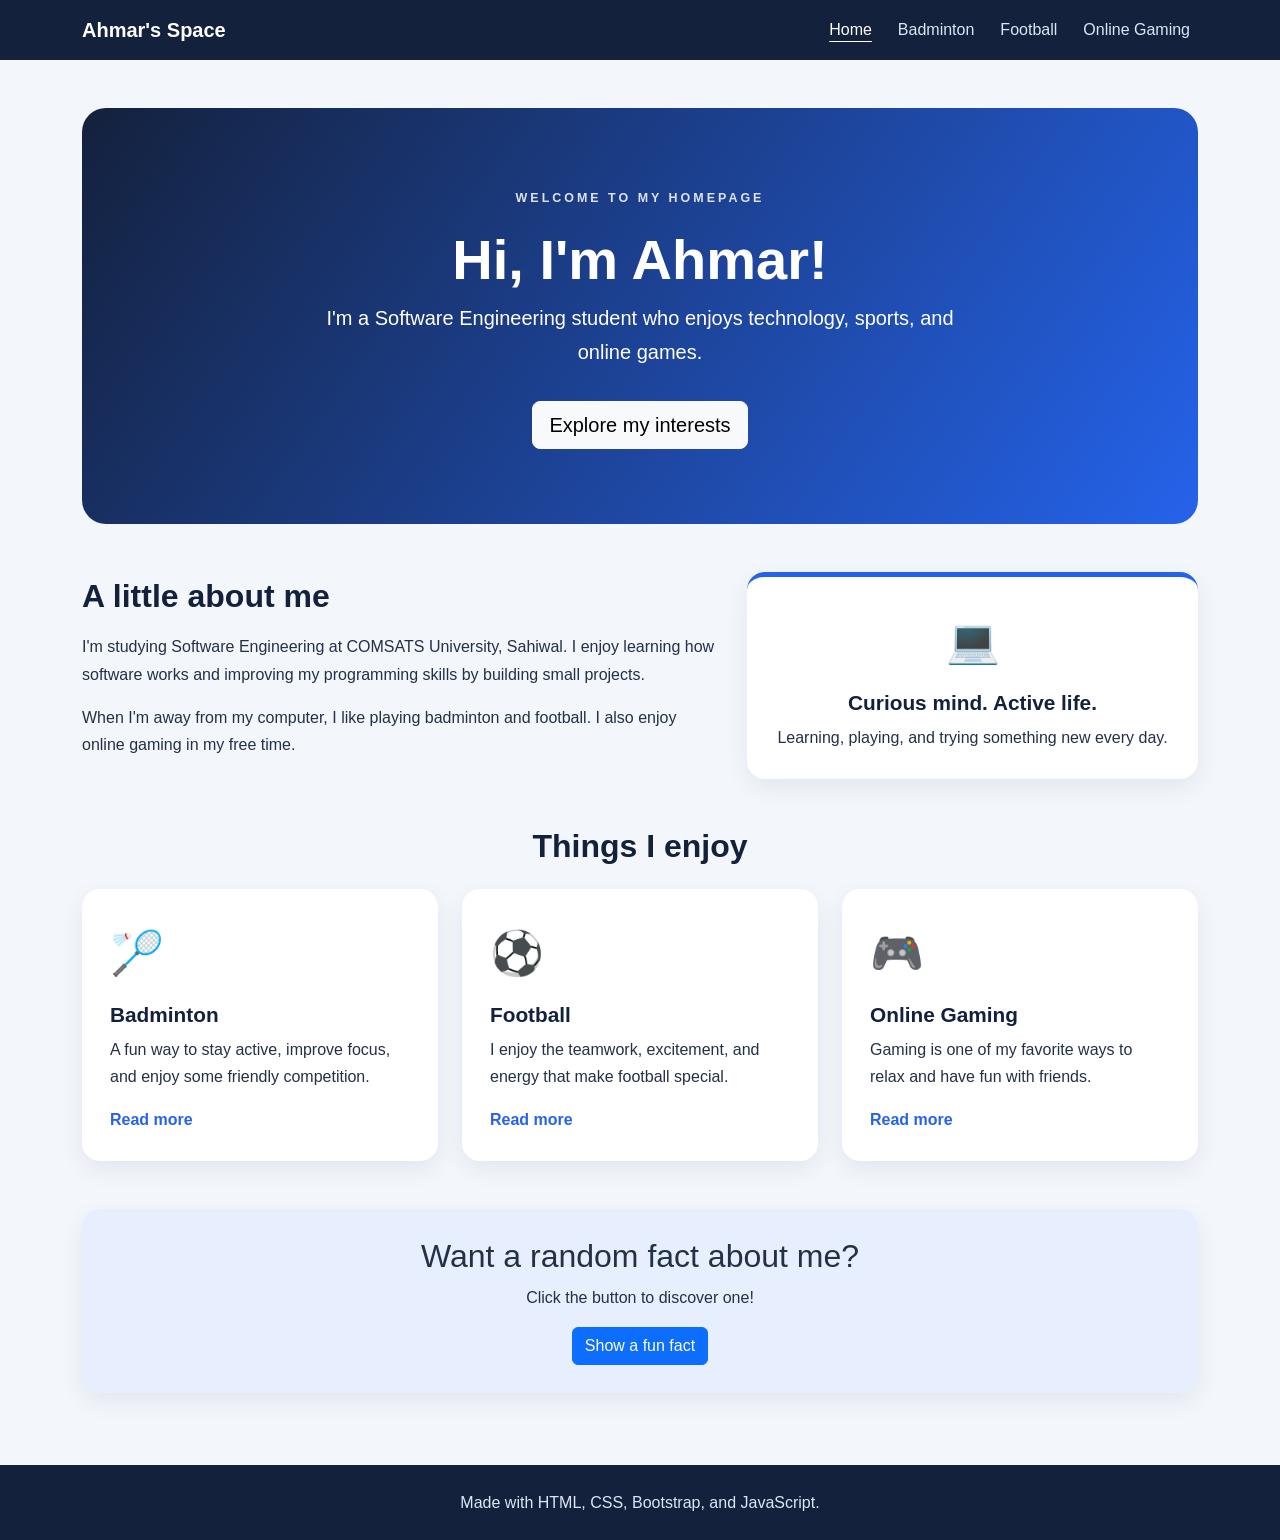
<file: index.html>
<!DOCTYPE html>
<html lang="en">
<head>
    <meta charset="UTF-8">
    <meta name="viewport" content="width=device-width, initial-scale=1">
    <title>About Me | Ahmar</title>
    <link href="https://cdn.jsdelivr.net/npm/bootstrap@5.3.8/dist/css/bootstrap.min.css" rel="stylesheet" integrity="sha384-sRIl4kxILFvY47J16cr9ZwB07vP4J8+LH7qKQnuqkuIAvNWLzeN8tE5YBujZqJLB" crossorigin="anonymous">
    <link href="styles.css" rel="stylesheet">
    <script src="https://cdn.jsdelivr.net/npm/bootstrap@5.3.8/dist/js/bootstrap.bundle.min.js" integrity="sha384-FKyoEForCGlyvwx9Hj09JcYn3nv7wiPVlz7YYwJrWVcXK/BmnVDxM+D2scQbITxI" crossorigin="anonymous"></script>
</head>
<body>
    <nav class="navbar navbar-expand-lg navbar-dark site-nav">
        <div class="container">
            <a class="navbar-brand fw-bold" href="index.html">Ahmar's Space</a>
            <button class="navbar-toggler" type="button" data-bs-toggle="collapse" data-bs-target="#mainNav" aria-controls="mainNav" aria-expanded="false" aria-label="Toggle navigation">
                <span class="navbar-toggler-icon"></span>
            </button>
            <div class="collapse navbar-collapse" id="mainNav">
                <ul class="navbar-nav ms-auto">
                    <li class="nav-item"><a class="nav-link active" href="index.html">Home</a></li>
                    <li class="nav-item"><a class="nav-link" href="badminton.html">Badminton</a></li>
                    <li class="nav-item"><a class="nav-link" href="football.html">Football</a></li>
                    <li class="nav-item"><a class="nav-link" href="gaming.html">Online Gaming</a></li>
                </ul>
            </div>
        </div>
    </nav>

    <main class="container py-5">
        <section class="hero-section text-center">
            <span class="eyebrow">WELCOME TO MY HOMEPAGE</span>
            <h1 class="display-4 fw-bold mt-3">Hi, I'm Ahmar!</h1>
            <p class="lead hero-copy mx-auto">I'm a Software Engineering student who enjoys technology, sports, and online games.</p>
            <a class="btn btn-light btn-lg mt-3" href="#interests">Explore my interests</a>
        </section>

        <section class="intro-section py-5">
            <div class="row align-items-center g-4">
                <div class="col-lg-7">
                    <h2 class="section-title">A little about me</h2>
                    <p>I'm studying Software Engineering at COMSATS University, Sahiwal. I enjoy learning how software works and improving my programming skills by building small projects.</p>
                    <p>When I'm away from my computer, I like playing badminton and football. I also enjoy online gaming in my free time.</p>
                </div>
                <div class="col-lg-5">
                    <div class="profile-card">
                        <div class="profile-icon">💻</div>
                        <h3>Curious mind. Active life.</h3>
                        <p class="mb-0">Learning, playing, and trying something new every day.</p>
                    </div>
                </div>
            </div>
        </section>

        <section id="interests" class="pb-5">
            <h2 class="section-title text-center mb-4">Things I enjoy</h2>
            <div class="row g-4">
                <div class="col-md-4">
                    <article class="interest-card h-100">
                        <div class="interest-icon">🏸</div>
                        <h3>Badminton</h3>
                        <p>A fun way to stay active, improve focus, and enjoy some friendly competition.</p>
                        <a href="badminton.html">Read more</a>
                    </article>
                </div>
                <div class="col-md-4">
                    <article class="interest-card h-100">
                        <div class="interest-icon">⚽</div>
                        <h3>Football</h3>
                        <p>I enjoy the teamwork, excitement, and energy that make football special.</p>
                        <a href="football.html">Read more</a>
                    </article>
                </div>
                <div class="col-md-4">
                    <article class="interest-card h-100">
                        <div class="interest-icon">🎮</div>
                        <h3>Online Gaming</h3>
                        <p>Gaming is one of my favorite ways to relax and have fun with friends.</p>
                        <a href="gaming.html">Read more</a>
                    </article>
                </div>
            </div>
        </section>

        <section class="fun-box text-center mb-4">
            <h2>Want a random fact about me?</h2>
            <p id="factText" aria-live="polite">Click the button to discover one!</p>
            <button class="btn btn-primary" id="factButton" type="button">Show a fun fact</button>
        </section>
    </main>

    <footer class="site-footer text-center py-4">
        <p class="mb-0">Made with HTML, CSS, Bootstrap, and JavaScript.</p>
    </footer>
    <script src="script.js"></script>
</body>
</html>
</file>
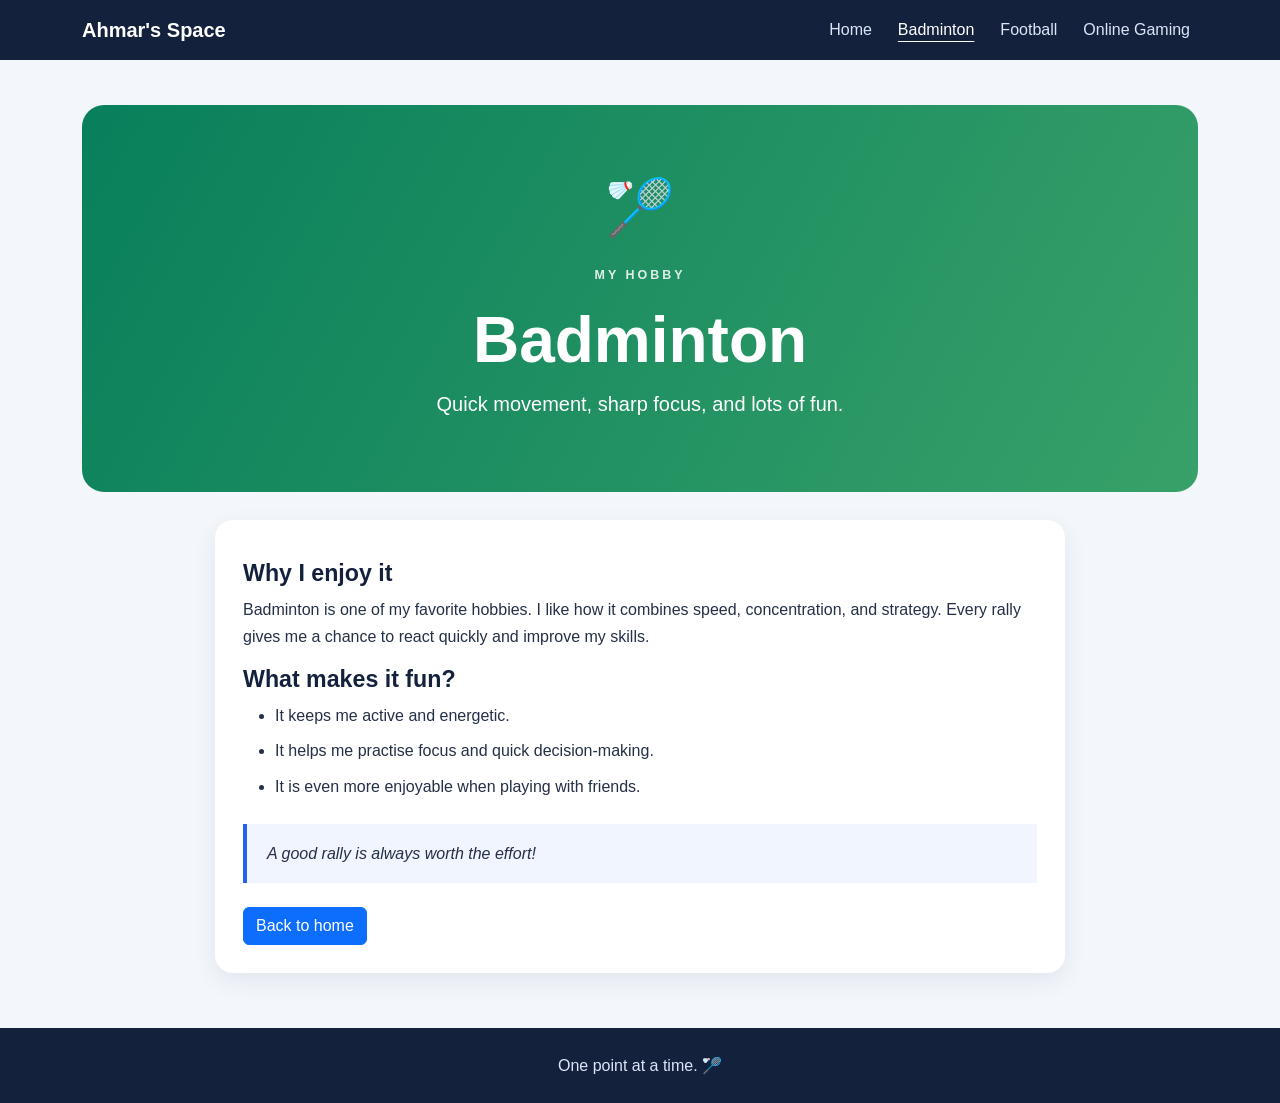
<file: badminton.html>
<!DOCTYPE html>
<html lang="en">
<head>
    <meta charset="UTF-8">
    <meta name="viewport" content="width=device-width, initial-scale=1">
    <title>Badminton | Ahmar</title>
    <link href="https://cdn.jsdelivr.net/npm/bootstrap@5.3.8/dist/css/bootstrap.min.css" rel="stylesheet" integrity="sha384-sRIl4kxILFvY47J16cr9ZwB07vP4J8+LH7qKQnuqkuIAvNWLzeN8tE5YBujZqJLB" crossorigin="anonymous">
    <link href="styles.css" rel="stylesheet">
    <script src="https://cdn.jsdelivr.net/npm/bootstrap@5.3.8/dist/js/bootstrap.bundle.min.js" integrity="sha384-FKyoEForCGlyvwx9Hj09JcYn3nv7wiPVlz7YYwJrWVcXK/BmnVDxM+D2scQbITxI" crossorigin="anonymous"></script>
</head>
<body>
    <nav class="navbar navbar-expand-lg navbar-dark site-nav"><div class="container">
        <a class="navbar-brand fw-bold" href="index.html">Ahmar's Space</a>
        <button class="navbar-toggler" type="button" data-bs-toggle="collapse" data-bs-target="#mainNav" aria-controls="mainNav" aria-expanded="false" aria-label="Toggle navigation"><span class="navbar-toggler-icon"></span></button>
        <div class="collapse navbar-collapse" id="mainNav"><ul class="navbar-nav ms-auto">
            <li class="nav-item"><a class="nav-link" href="index.html">Home</a></li><li class="nav-item"><a class="nav-link active" href="badminton.html">Badminton</a></li><li class="nav-item"><a class="nav-link" href="football.html">Football</a></li><li class="nav-item"><a class="nav-link" href="gaming.html">Online Gaming</a></li>
        </ul></div>
    </div></nav>
    <main class="container page-content">
        <section class="topic-hero badminton-hero"><span class="topic-emoji">🏸</span><p class="eyebrow">MY HOBBY</p><h1>Badminton</h1><p class="lead">Quick movement, sharp focus, and lots of fun.</p></section>
        <section class="content-panel">
            <h2>Why I enjoy it</h2>
            <p>Badminton is one of my favorite hobbies. I like how it combines speed, concentration, and strategy. Every rally gives me a chance to react quickly and improve my skills.</p>
            <h2>What makes it fun?</h2>
            <ul><li>It keeps me active and energetic.</li><li>It helps me practise focus and quick decision-making.</li><li>It is even more enjoyable when playing with friends.</li></ul>
            <blockquote class="quote">A good rally is always worth the effort!</blockquote>
            <a class="btn btn-primary" href="index.html">Back to home</a>
        </section>
    </main>
    <footer class="site-footer text-center py-4"><p class="mb-0">One point at a time. 🏸</p></footer>
</body>
</html>
</file>
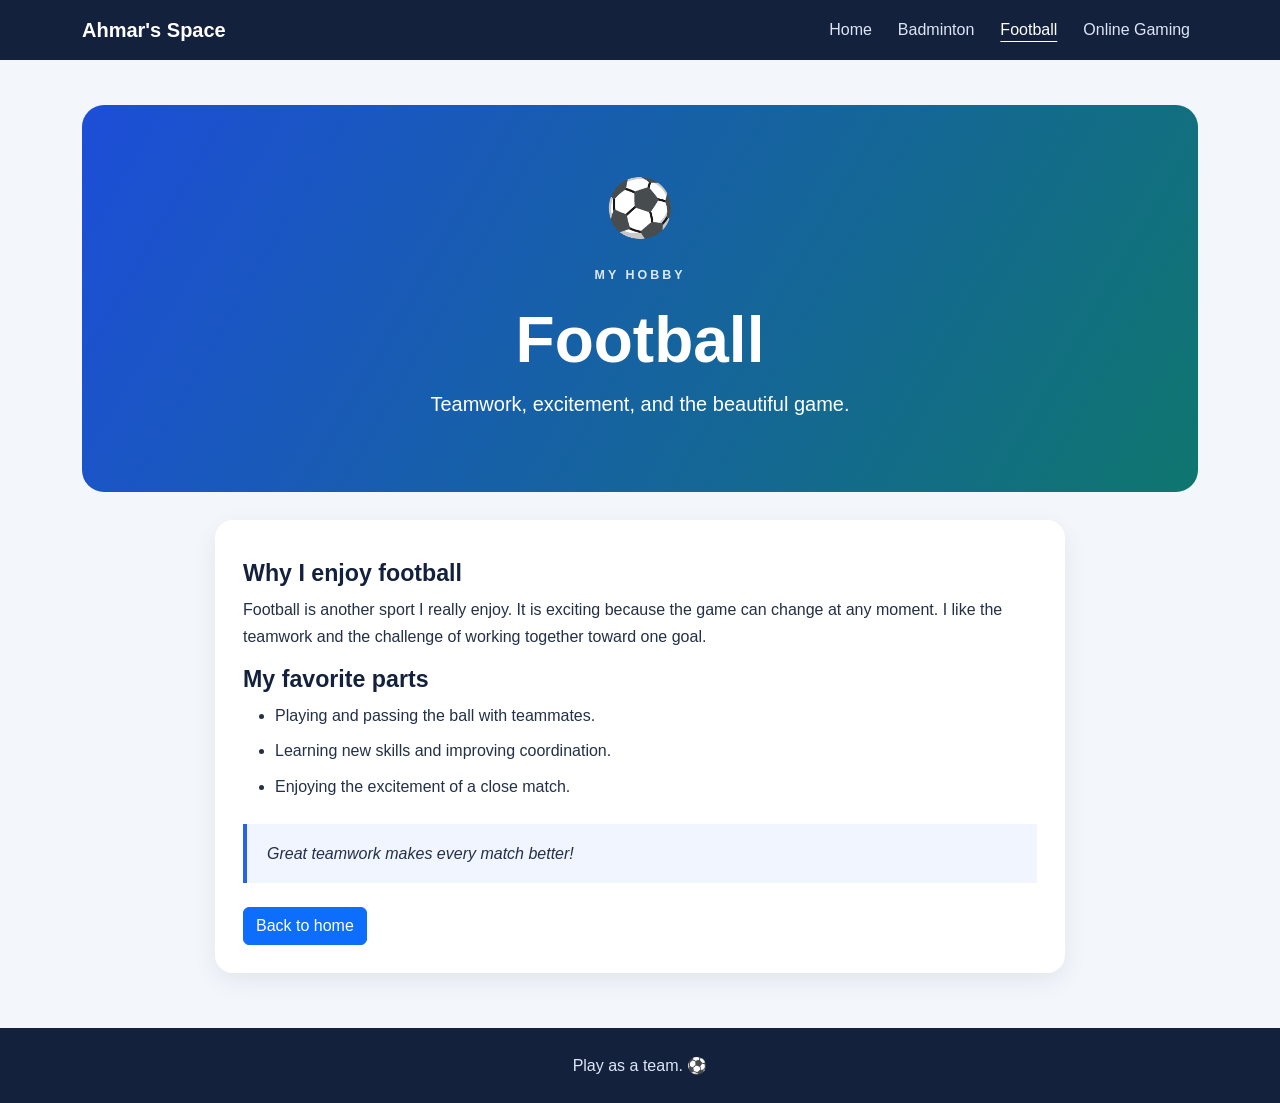
<file: football.html>
<!DOCTYPE html>
<html lang="en">
<head>
    <meta charset="UTF-8">
    <meta name="viewport" content="width=device-width, initial-scale=1">
    <title>Football | Ahmar</title>
    <link href="https://cdn.jsdelivr.net/npm/bootstrap@5.3.8/dist/css/bootstrap.min.css" rel="stylesheet" integrity="sha384-sRIl4kxILFvY47J16cr9ZwB07vP4J8+LH7qKQnuqkuIAvNWLzeN8tE5YBujZqJLB" crossorigin="anonymous">
    <link href="styles.css" rel="stylesheet">
    <script src="https://cdn.jsdelivr.net/npm/bootstrap@5.3.8/dist/js/bootstrap.bundle.min.js" integrity="sha384-FKyoEForCGlyvwx9Hj09JcYn3nv7wiPVlz7YYwJrWVcXK/BmnVDxM+D2scQbITxI" crossorigin="anonymous"></script>
</head>
<body>
    <nav class="navbar navbar-expand-lg navbar-dark site-nav"><div class="container">
        <a class="navbar-brand fw-bold" href="index.html">Ahmar's Space</a>
        <button class="navbar-toggler" type="button" data-bs-toggle="collapse" data-bs-target="#mainNav" aria-controls="mainNav" aria-expanded="false" aria-label="Toggle navigation"><span class="navbar-toggler-icon"></span></button>
        <div class="collapse navbar-collapse" id="mainNav"><ul class="navbar-nav ms-auto">
            <li class="nav-item"><a class="nav-link" href="index.html">Home</a></li><li class="nav-item"><a class="nav-link" href="badminton.html">Badminton</a></li><li class="nav-item"><a class="nav-link active" href="football.html">Football</a></li><li class="nav-item"><a class="nav-link" href="gaming.html">Online Gaming</a></li>
        </ul></div>
    </div></nav>
    <main class="container page-content">
        <section class="topic-hero football-hero"><span class="topic-emoji">⚽</span><p class="eyebrow">MY HOBBY</p><h1>Football</h1><p class="lead">Teamwork, excitement, and the beautiful game.</p></section>
        <section class="content-panel">
            <h2>Why I enjoy football</h2>
            <p>Football is another sport I really enjoy. It is exciting because the game can change at any moment. I like the teamwork and the challenge of working together toward one goal.</p>
            <h2>My favorite parts</h2>
            <ul><li>Playing and passing the ball with teammates.</li><li>Learning new skills and improving coordination.</li><li>Enjoying the excitement of a close match.</li></ul>
            <blockquote class="quote">Great teamwork makes every match better!</blockquote>
            <a class="btn btn-primary" href="index.html">Back to home</a>
        </section>
    </main>
    <footer class="site-footer text-center py-4"><p class="mb-0">Play as a team. ⚽</p></footer>
</body>
</html>
</file>
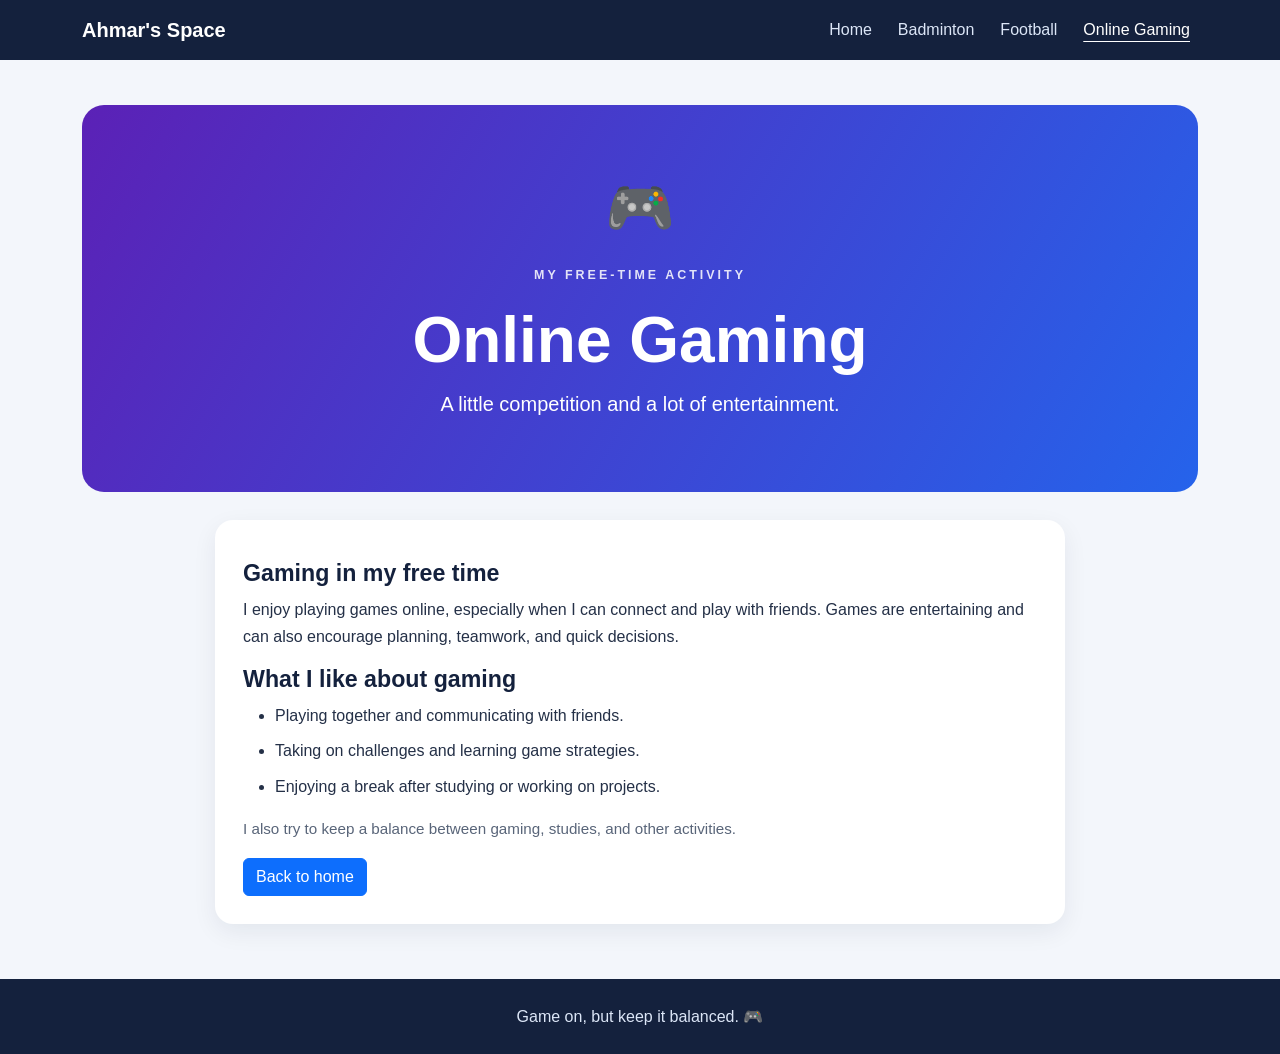
<file: gaming.html>
<!DOCTYPE html>
<html lang="en">
<head>
    <meta charset="UTF-8">
    <meta name="viewport" content="width=device-width, initial-scale=1">
    <title>Online Gaming | Ahmar</title>
    <link href="https://cdn.jsdelivr.net/npm/bootstrap@5.3.8/dist/css/bootstrap.min.css" rel="stylesheet" integrity="sha384-sRIl4kxILFvY47J16cr9ZwB07vP4J8+LH7qKQnuqkuIAvNWLzeN8tE5YBujZqJLB" crossorigin="anonymous">
    <link href="styles.css" rel="stylesheet">
    <script src="https://cdn.jsdelivr.net/npm/bootstrap@5.3.8/dist/js/bootstrap.bundle.min.js" integrity="sha384-FKyoEForCGlyvwx9Hj09JcYn3nv7wiPVlz7YYwJrWVcXK/BmnVDxM+D2scQbITxI" crossorigin="anonymous"></script>
</head>
<body>
    <nav class="navbar navbar-expand-lg navbar-dark site-nav"><div class="container">
        <a class="navbar-brand fw-bold" href="index.html">Ahmar's Space</a>
        <button class="navbar-toggler" type="button" data-bs-toggle="collapse" data-bs-target="#mainNav" aria-controls="mainNav" aria-expanded="false" aria-label="Toggle navigation"><span class="navbar-toggler-icon"></span></button>
        <div class="collapse navbar-collapse" id="mainNav"><ul class="navbar-nav ms-auto">
            <li class="nav-item"><a class="nav-link" href="index.html">Home</a></li><li class="nav-item"><a class="nav-link" href="badminton.html">Badminton</a></li><li class="nav-item"><a class="nav-link" href="football.html">Football</a></li><li class="nav-item"><a class="nav-link active" href="gaming.html">Online Gaming</a></li>
        </ul></div>
    </div></nav>
    <main class="container page-content">
        <section class="topic-hero gaming-hero"><span class="topic-emoji">🎮</span><p class="eyebrow">MY FREE-TIME ACTIVITY</p><h1>Online Gaming</h1><p class="lead">A little competition and a lot of entertainment.</p></section>
        <section class="content-panel">
            <h2>Gaming in my free time</h2>
            <p>I enjoy playing games online, especially when I can connect and play with friends. Games are entertaining and can also encourage planning, teamwork, and quick decisions.</p>
            <h2>What I like about gaming</h2>
            <ul><li>Playing together and communicating with friends.</li><li>Taking on challenges and learning game strategies.</li><li>Enjoying a break after studying or working on projects.</li></ul>
            <p class="small-note">I also try to keep a balance between gaming, studies, and other activities.</p>
            <a class="btn btn-primary" href="index.html">Back to home</a>
        </section>
    </main>
    <footer class="site-footer text-center py-4"><p class="mb-0">Game on, but keep it balanced. 🎮</p></footer>
</body>
</html>
</file>
<file: styles.css>
:root {
    --navy: #14213d;
    --blue: #2563eb;
    --soft: #f3f6fb;
    --ink: #243047;
}

body {
    margin: 0;
    background: var(--soft);
    color: var(--ink);
    font-family: Arial, Helvetica, sans-serif;
    line-height: 1.7;
}

.site-nav {
    background: var(--navy);
}

.navbar .nav-link {
    color: #dce6f7;
    margin-left: 10px;
}

.navbar .nav-link:hover,
.navbar .nav-link.active {
    color: #ffffff;
    text-decoration: underline;
    text-underline-offset: 6px;
}

.hero-section {
    padding: 75px 24px;
    color: white;
    border-radius: 24px;
    background: linear-gradient(125deg, #14213d, #2563eb);
}

.eyebrow {
    font-size: 0.78rem;
    font-weight: bold;
    letter-spacing: 3px;
    opacity: 0.85;
}

.hero-copy {
    max-width: 650px;
}

.section-title {
    color: var(--navy);
    font-weight: 700;
    margin-bottom: 18px;
}

.profile-card,
.interest-card,
.content-panel,
.fun-box {
    background: white;
    border-radius: 18px;
    padding: 28px;
    box-shadow: 0 8px 24px rgba(20, 33, 61, 0.07);
}

.profile-card {
    text-align: center;
    border-top: 5px solid var(--blue);
}

.profile-icon,
.interest-icon {
    font-size: 2.7rem;
    margin-bottom: 12px;
}

.profile-card h3,
.interest-card h3 {
    color: var(--navy);
    font-size: 1.3rem;
    font-weight: 700;
}

.interest-card {
    transition: transform 0.2s ease, box-shadow 0.2s ease;
}

.interest-card:hover {
    transform: translateY(-5px);
    box-shadow: 0 12px 28px rgba(20, 33, 61, 0.12);
}

.interest-card a {
    color: var(--blue);
    font-weight: bold;
    text-decoration: none;
}

.interest-card a:hover {
    text-decoration: underline;
}

.fun-box {
    background: #e7efff;
}

.page-content {
    padding-top: 45px;
    padding-bottom: 55px;
}

.topic-hero {
    text-align: center;
    color: white;
    padding: 55px 20px;
    border-radius: 22px;
    margin-bottom: 28px;
}

.topic-hero h1 {
    font-size: clamp(2.3rem, 6vw, 4rem);
    font-weight: 800;
}

.topic-emoji {
    display: block;
    font-size: 3.5rem;
    margin-bottom: 10px;
}

.badminton-hero {
    background: linear-gradient(120deg, #087f5b, #38a169);
}

.football-hero {
    background: linear-gradient(120deg, #1d4ed8, #0f766e);
}

.gaming-hero {
    background: linear-gradient(120deg, #5b21b6, #2563eb);
}

.content-panel {
    max-width: 850px;
    margin: auto;
}

.content-panel h2 {
    color: var(--navy);
    font-size: 1.45rem;
    font-weight: 700;
    margin-top: 12px;
}

.content-panel li {
    margin-bottom: 8px;
}

.quote {
    margin: 24px 0;
    padding: 16px 20px;
    border-left: 4px solid var(--blue);
    background: #f1f5ff;
    font-style: italic;
}

.small-note {
    color: #596579;
    font-size: 0.95rem;
}

.site-footer {
    background: var(--navy);
    color: #dce6f7;
}

@media (max-width: 576px) {
    .hero-section {
        padding: 55px 18px;
    }

    .profile-card,
    .interest-card,
    .content-panel,
    .fun-box {
        padding: 22px;
    }

    .navbar .nav-link {
        margin-left: 0;
    }
}
</file>
